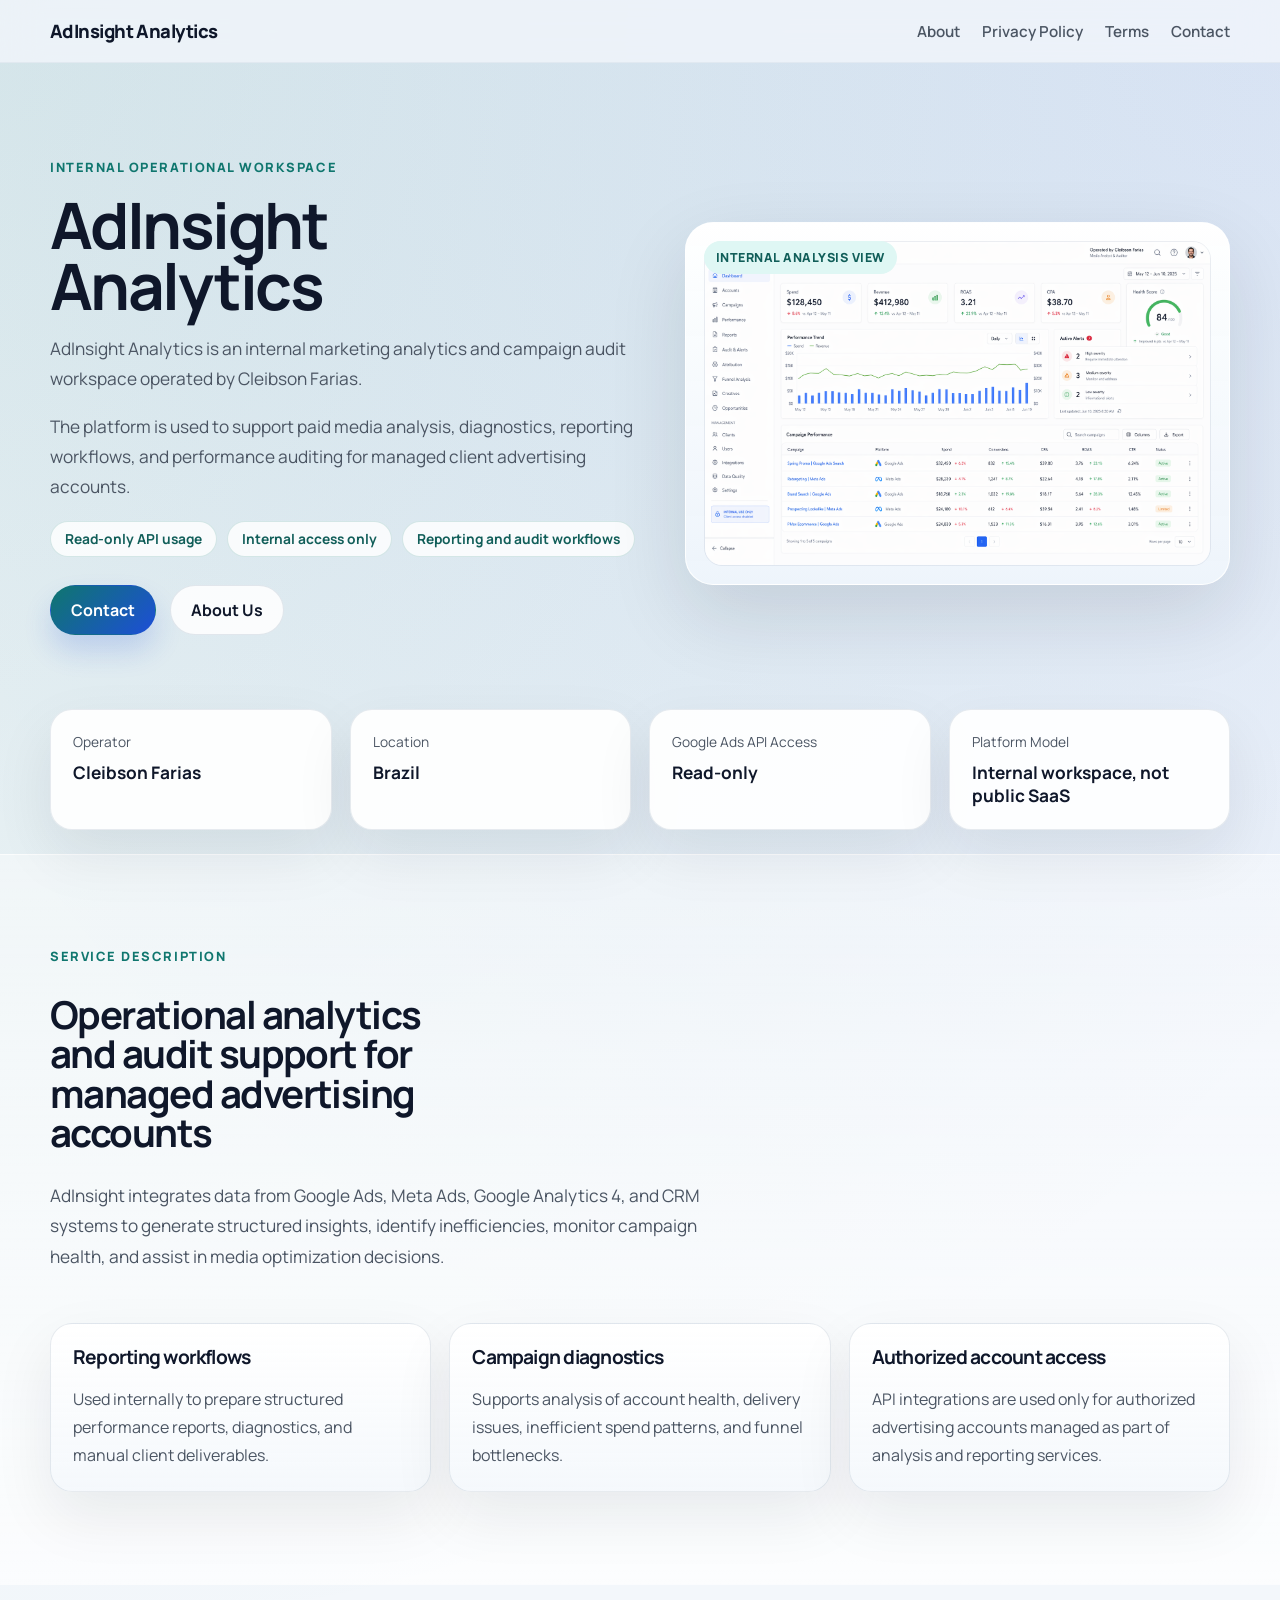
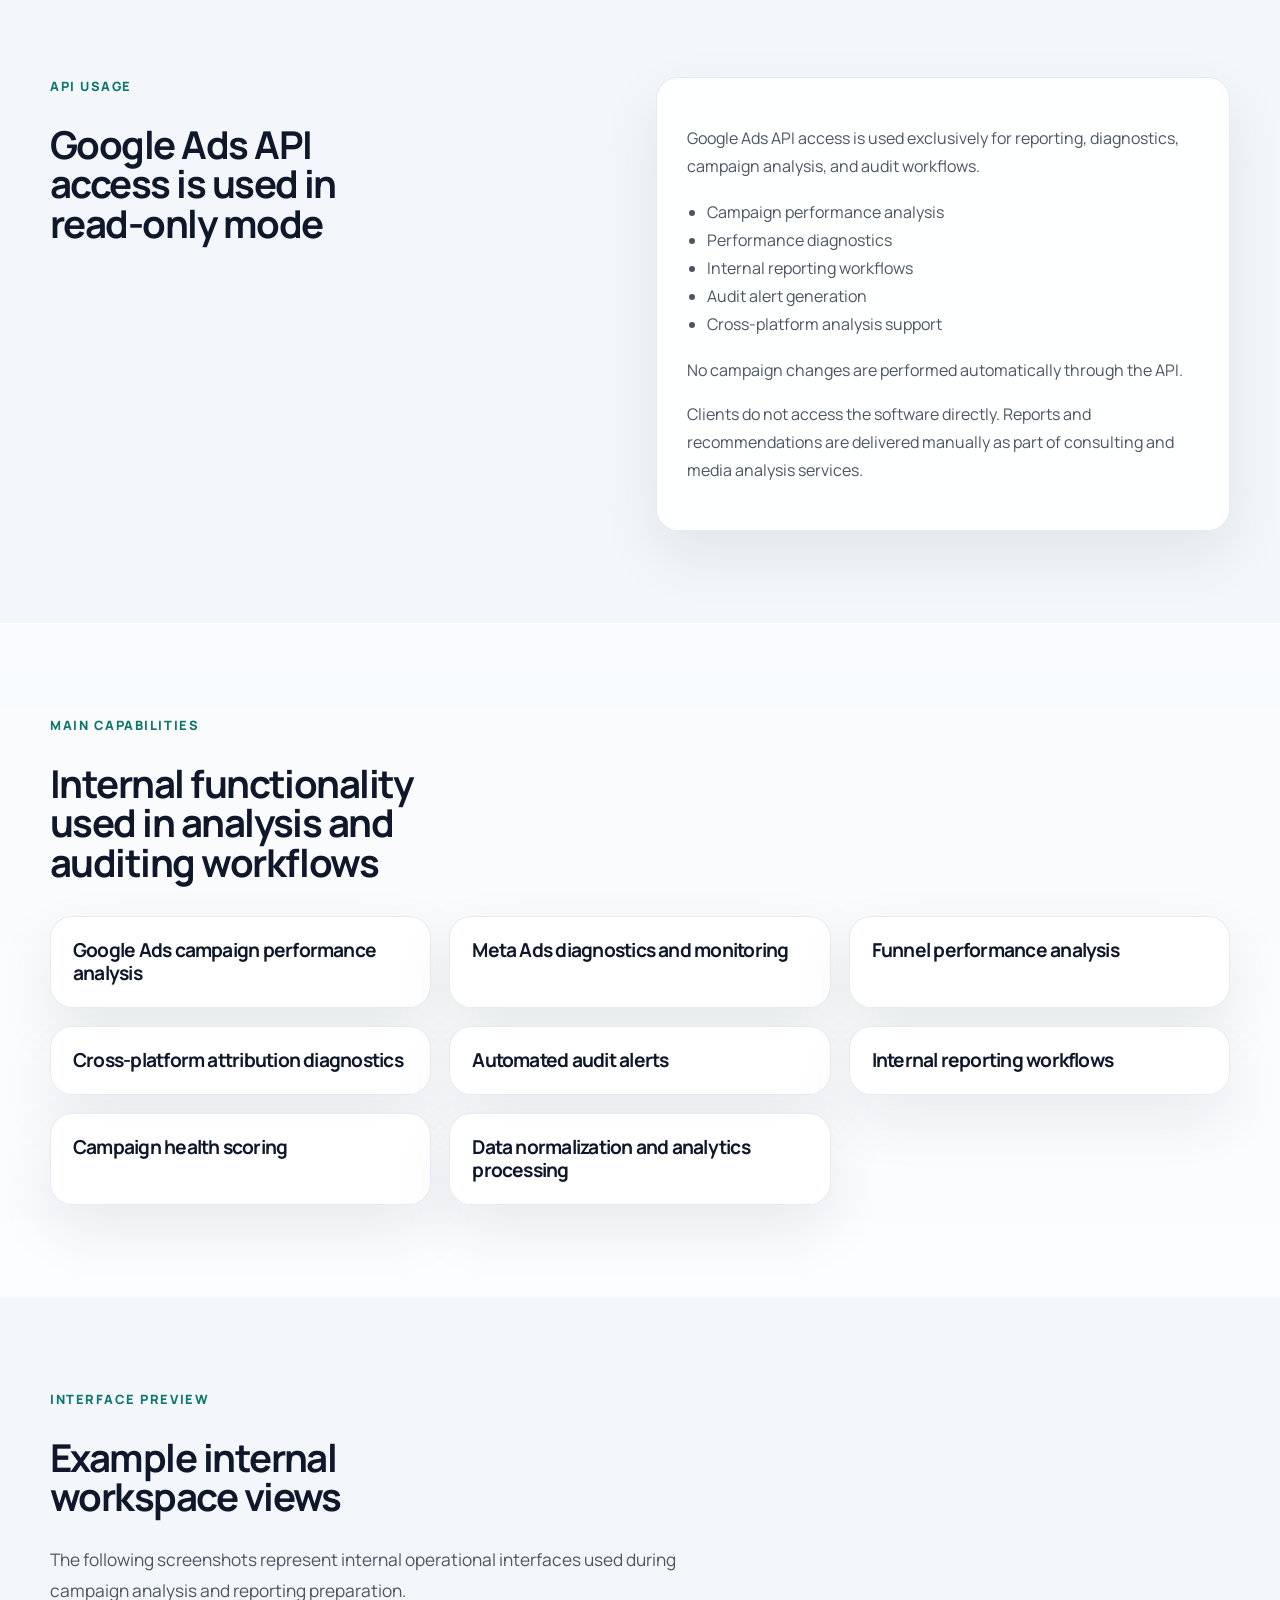
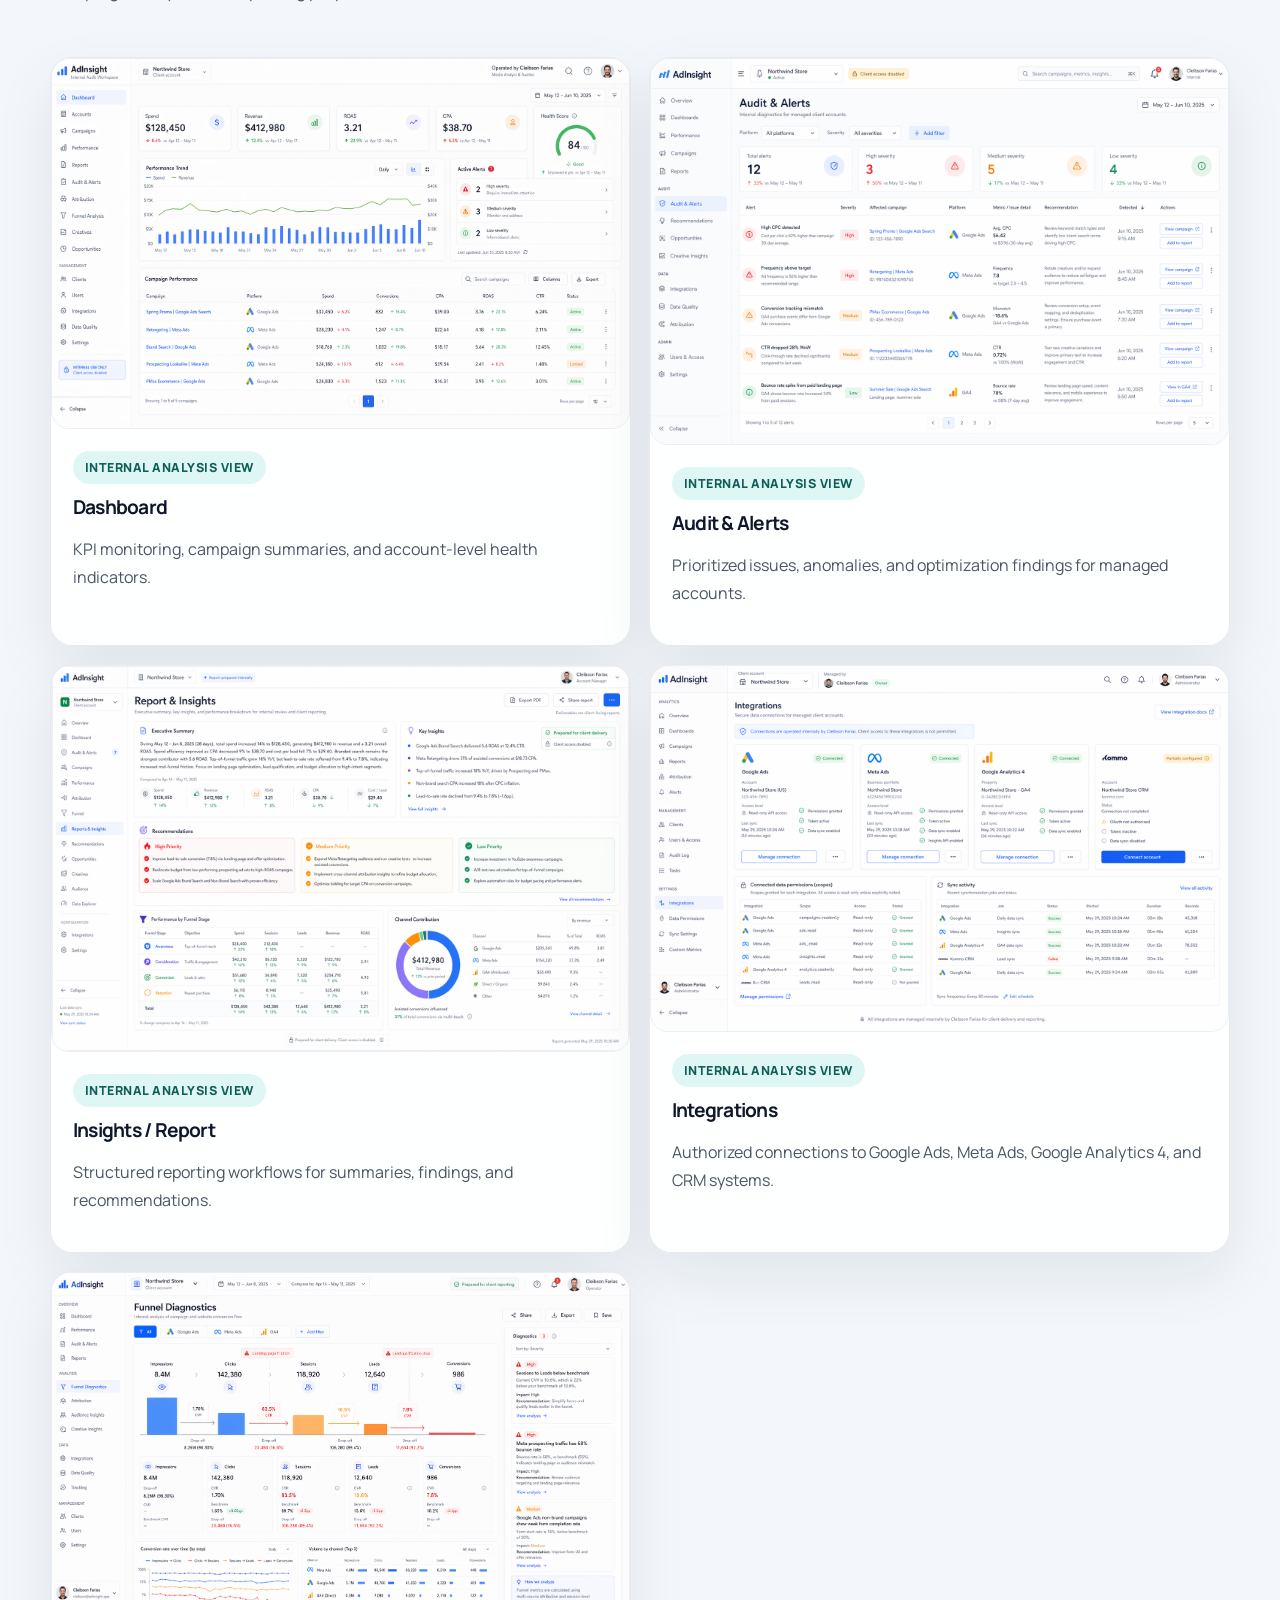
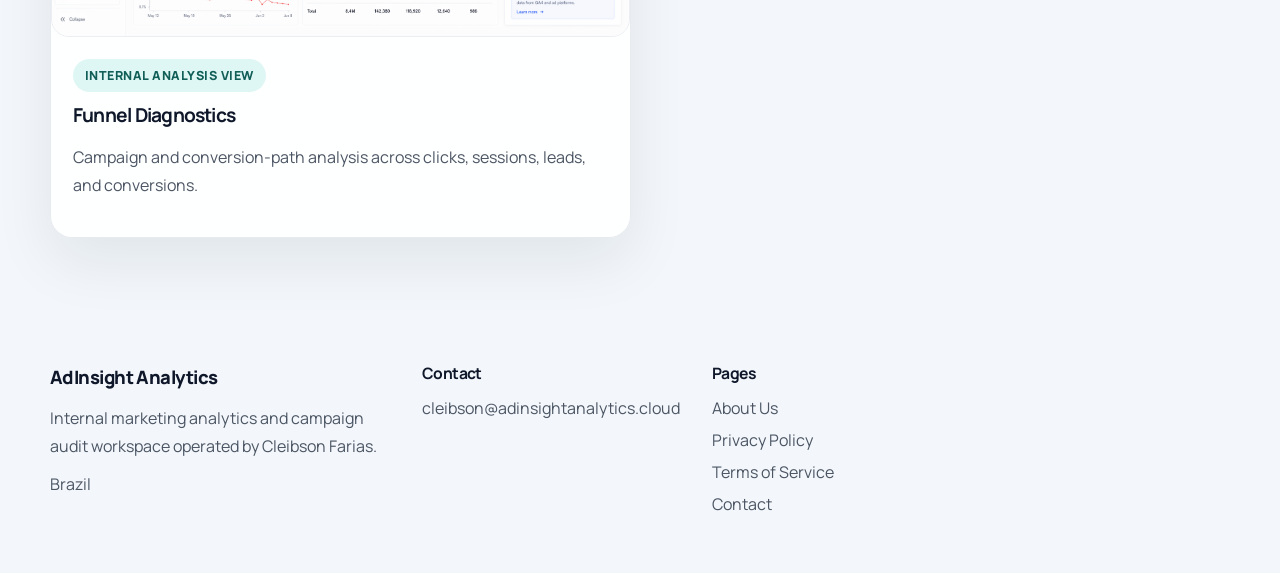
<file: index.html>
<!DOCTYPE html>
<html lang="en">
<head>
    <meta charset="UTF-8">
    <meta name="viewport" content="width=device-width, initial-scale=1.0">
    <title>AdInsight Analytics | Internal Marketing Analytics Workspace</title>
    <meta
        name="description"
        content="AdInsight Analytics is an internal marketing analytics and campaign audit workspace operated by Cleibson Farias for reporting, diagnostics, and performance analysis."
    >
    <meta name="theme-color" content="#f3f7fb">
    <meta property="og:title" content="AdInsight Analytics | Internal Marketing Analytics Workspace">
    <meta property="og:description" content="Internal campaign analytics, reporting, diagnostics, and audit workflows for managed advertising accounts.">
    <meta property="og:type" content="website">
    <meta property="og:url" content="https://adinsightanalytics.cloud/">
    <meta property="og:image" content="https://adinsightanalytics.cloud/images/dashboard.png">
    <link rel="preconnect" href="https://fonts.googleapis.com">
    <link rel="preconnect" href="https://fonts.gstatic.com" crossorigin>
    <link href="https://fonts.googleapis.com/css2?family=Manrope:wght@400;500;600;700;800&display=swap" rel="stylesheet">
    <link rel="stylesheet" href="./site.css">
</head>
<body>
<header class="site-header">
    <div class="container header-inner">
        <a class="brand" href="./">AdInsight Analytics</a>
        <nav class="nav">
            <a href="./about.html">About</a>
            <a href="./privacy-policy.html">Privacy Policy</a>
            <a href="./terms.html">Terms</a>
            <a href="./contact.html">Contact</a>
        </nav>
    </div>
</header>

<main>
    <section class="hero hero-compact">
        <div class="container hero-grid">
            <div class="hero-copy">
                <div class="eyebrow">Internal Operational Workspace</div>
                <h1>AdInsight Analytics</h1>
                <p class="hero-subtitle">
                    AdInsight Analytics is an internal marketing analytics and campaign audit workspace operated by Cleibson Farias.
                </p>
                <p class="hero-subtitle">
                    The platform is used to support paid media analysis, diagnostics, reporting workflows, and performance auditing for managed client advertising accounts.
                </p>
                <div class="hero-tags">
                    <span>Read-only API usage</span>
                    <span>Internal access only</span>
                    <span>Reporting and audit workflows</span>
                </div>
                <div class="hero-cta">
                    <a class="button button-primary" href="./contact.html">Contact</a>
                    <a class="button button-secondary" href="./about.html">About Us</a>
                </div>
            </div>
            <div class="hero-visual">
                <div class="visual-frame">
                    <div class="visual-badge">Internal analysis view</div>
                    <img src="./images/dashboard.png" alt="AdInsight Analytics internal dashboard">
                </div>
            </div>
        </div>
    </section>

    <section class="signals-strip">
        <div class="container signals-grid">
            <article class="signal-card">
                <span>Operator</span>
                <strong>Cleibson Farias</strong>
            </article>
            <article class="signal-card">
                <span>Location</span>
                <strong>Brazil</strong>
            </article>
            <article class="signal-card">
                <span>Google Ads API Access</span>
                <strong>Read-only</strong>
            </article>
            <article class="signal-card">
                <span>Platform Model</span>
                <strong>Internal workspace, not public SaaS</strong>
            </article>
        </div>
    </section>

    <section class="section section-alt">
        <div class="container">
            <div class="section-heading">
                <div class="eyebrow">Service Description</div>
                <h2>Operational analytics and audit support for managed advertising accounts</h2>
                <p>
                    AdInsight integrates data from Google Ads, Meta Ads, Google Analytics 4, and CRM systems to generate structured insights, identify inefficiencies, monitor campaign health, and assist in media optimization decisions.
                </p>
            </div>
            <div class="highlight-grid">
                <article class="highlight-card">
                    <h3>Reporting workflows</h3>
                    <p>Used internally to prepare structured performance reports, diagnostics, and manual client deliverables.</p>
                </article>
                <article class="highlight-card">
                    <h3>Campaign diagnostics</h3>
                    <p>Supports analysis of account health, delivery issues, inefficient spend patterns, and funnel bottlenecks.</p>
                </article>
                <article class="highlight-card">
                    <h3>Authorized account access</h3>
                    <p>API integrations are used only for authorized advertising accounts managed as part of analysis and reporting services.</p>
                </article>
            </div>
        </div>
    </section>

    <section class="section">
        <div class="container split-section">
            <div class="section-heading narrow">
                <div class="eyebrow">API Usage</div>
                <h2>Google Ads API access is used in read-only mode</h2>
            </div>
            <div class="compliance-card">
                <p>Google Ads API access is used exclusively for reporting, diagnostics, campaign analysis, and audit workflows.</p>
                <ul class="check-list">
                    <li>Campaign performance analysis</li>
                    <li>Performance diagnostics</li>
                    <li>Internal reporting workflows</li>
                    <li>Audit alert generation</li>
                    <li>Cross-platform analysis support</li>
                </ul>
                <p>No campaign changes are performed automatically through the API.</p>
                <p>Clients do not access the software directly. Reports and recommendations are delivered manually as part of consulting and media analysis services.</p>
            </div>
        </div>
    </section>

    <section class="section section-alt">
        <div class="container">
            <div class="section-heading">
                <div class="eyebrow">Main Capabilities</div>
                <h2>Internal functionality used in analysis and auditing workflows</h2>
            </div>
            <div class="feature-grid">
                <article class="feature-card"><h3>Google Ads campaign performance analysis</h3></article>
                <article class="feature-card"><h3>Meta Ads diagnostics and monitoring</h3></article>
                <article class="feature-card"><h3>Funnel performance analysis</h3></article>
                <article class="feature-card"><h3>Cross-platform attribution diagnostics</h3></article>
                <article class="feature-card"><h3>Automated audit alerts</h3></article>
                <article class="feature-card"><h3>Internal reporting workflows</h3></article>
                <article class="feature-card"><h3>Campaign health scoring</h3></article>
                <article class="feature-card"><h3>Data normalization and analytics processing</h3></article>
            </div>
        </div>
    </section>

    <section class="section">
        <div class="container">
            <div class="section-heading">
                <div class="eyebrow">Interface Preview</div>
                <h2>Example internal workspace views</h2>
                <p>The following screenshots represent internal operational interfaces used during campaign analysis and reporting preparation.</p>
            </div>
            <div class="preview-grid">
                <article class="preview-card">
                    <img src="./images/dashboard.png" alt="Dashboard screen">
                    <div class="preview-copy"><div class="preview-meta">Internal analysis view</div><h3>Dashboard</h3><p>KPI monitoring, campaign summaries, and account-level health indicators.</p></div>
                </article>
                <article class="preview-card">
                    <img src="./images/alerts.png" alt="Audit alerts screen">
                    <div class="preview-copy"><div class="preview-meta">Internal analysis view</div><h3>Audit &amp; Alerts</h3><p>Prioritized issues, anomalies, and optimization findings for managed accounts.</p></div>
                </article>
                <article class="preview-card">
                    <img src="./images/insights.png" alt="Reporting screen">
                    <div class="preview-copy"><div class="preview-meta">Internal analysis view</div><h3>Insights / Report</h3><p>Structured reporting workflows for summaries, findings, and recommendations.</p></div>
                </article>
                <article class="preview-card">
                    <img src="./images/integrations.png" alt="Integrations screen">
                    <div class="preview-copy"><div class="preview-meta">Internal analysis view</div><h3>Integrations</h3><p>Authorized connections to Google Ads, Meta Ads, Google Analytics 4, and CRM systems.</p></div>
                </article>
                <article class="preview-card">
                    <img src="./images/funnel.png" alt="Funnel diagnostics screen">
                    <div class="preview-copy"><div class="preview-meta">Internal analysis view</div><h3>Funnel Diagnostics</h3><p>Campaign and conversion-path analysis across clicks, sessions, leads, and conversions.</p></div>
                </article>
            </div>
        </div>
    </section>
</main>

<footer class="site-footer">
    <div class="container footer-grid">
        <div>
            <div class="brand footer-brand">AdInsight Analytics</div>
            <p>Internal marketing analytics and campaign audit workspace operated by Cleibson Farias.</p>
            <p>Brazil</p>
        </div>
        <div>
            <h3>Contact</h3>
            <a href="mailto:cleibson@adinsightanalytics.cloud">cleibson@adinsightanalytics.cloud</a>
        </div>
        <div>
            <h3>Pages</h3>
            <a href="./about.html">About Us</a>
            <a href="./privacy-policy.html">Privacy Policy</a>
            <a href="./terms.html">Terms of Service</a>
            <a href="./contact.html">Contact</a>
        </div>
    </div>
</footer>
</body>
</html>
</file>
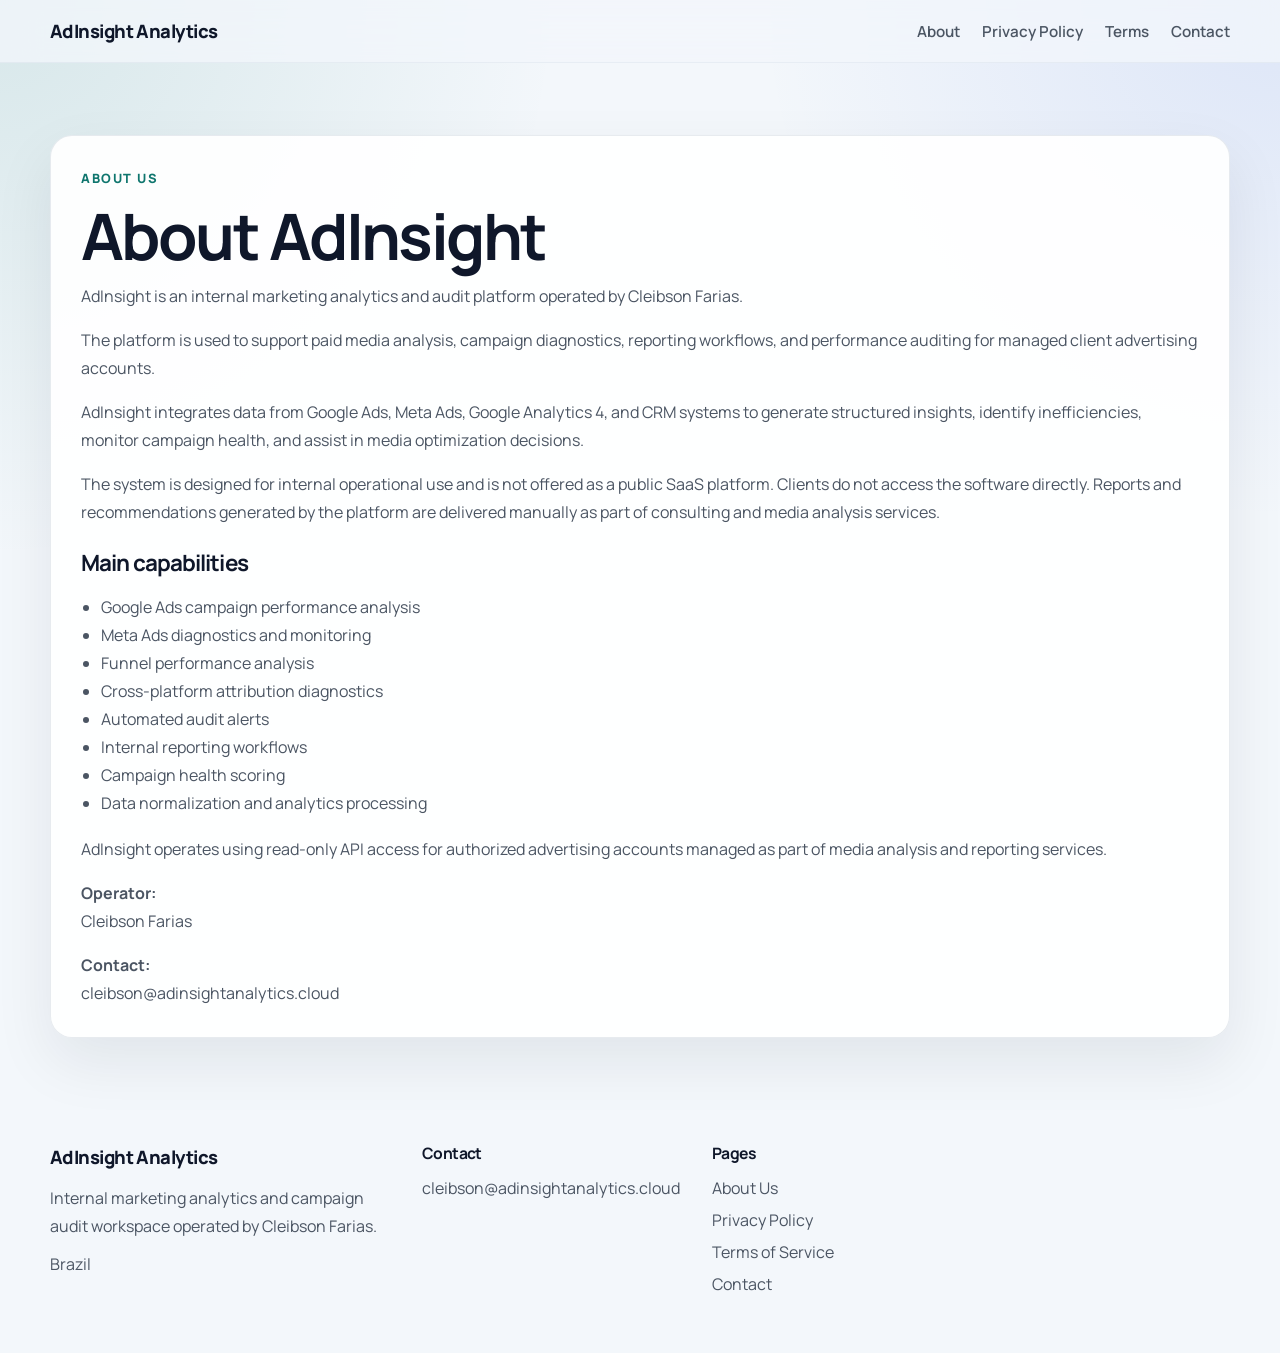
<file: about.html>
<!DOCTYPE html>
<html lang="en">
<head>
    <meta charset="UTF-8">
    <meta name="viewport" content="width=device-width, initial-scale=1.0">
    <title>About | AdInsight Analytics</title>
    <meta name="description" content="About AdInsight Analytics and its internal operational use.">
    <link rel="preconnect" href="https://fonts.googleapis.com">
    <link rel="preconnect" href="https://fonts.gstatic.com" crossorigin>
    <link href="https://fonts.googleapis.com/css2?family=Manrope:wght@400;500;600;700;800&display=swap" rel="stylesheet">
    <link rel="stylesheet" href="./site.css">
</head>
<body>
<header class="site-header">
    <div class="container header-inner">
        <a class="brand" href="./">AdInsight Analytics</a>
        <nav class="nav">
            <a href="./about.html">About</a>
            <a href="./privacy-policy.html">Privacy Policy</a>
            <a href="./terms.html">Terms</a>
            <a href="./contact.html">Contact</a>
        </nav>
    </div>
</header>
<main class="legal-page legal-page-top">
    <div class="container legal-card">
        <div class="eyebrow">About Us</div>
        <h1>About AdInsight</h1>
        <p>AdInsight is an internal marketing analytics and audit platform operated by Cleibson Farias.</p>
        <p>The platform is used to support paid media analysis, campaign diagnostics, reporting workflows, and performance auditing for managed client advertising accounts.</p>
        <p>AdInsight integrates data from Google Ads, Meta Ads, Google Analytics 4, and CRM systems to generate structured insights, identify inefficiencies, monitor campaign health, and assist in media optimization decisions.</p>
        <p>The system is designed for internal operational use and is not offered as a public SaaS platform. Clients do not access the software directly. Reports and recommendations generated by the platform are delivered manually as part of consulting and media analysis services.</p>
        <h2>Main capabilities</h2>
        <ul class="check-list">
            <li>Google Ads campaign performance analysis</li>
            <li>Meta Ads diagnostics and monitoring</li>
            <li>Funnel performance analysis</li>
            <li>Cross-platform attribution diagnostics</li>
            <li>Automated audit alerts</li>
            <li>Internal reporting workflows</li>
            <li>Campaign health scoring</li>
            <li>Data normalization and analytics processing</li>
        </ul>
        <p>AdInsight operates using read-only API access for authorized advertising accounts managed as part of media analysis and reporting services.</p>
        <p><strong>Operator:</strong><br>Cleibson Farias</p>
        <p><strong>Contact:</strong><br><a href="mailto:cleibson@adinsightanalytics.cloud">cleibson@adinsightanalytics.cloud</a></p>
    </div>
</main>
<footer class="site-footer">
    <div class="container footer-grid">
        <div>
            <div class="brand footer-brand">AdInsight Analytics</div>
            <p>Internal marketing analytics and campaign audit workspace operated by Cleibson Farias.</p>
            <p>Brazil</p>
        </div>
        <div>
            <h3>Contact</h3>
            <a href="mailto:cleibson@adinsightanalytics.cloud">cleibson@adinsightanalytics.cloud</a>
        </div>
        <div>
            <h3>Pages</h3>
            <a href="./about.html">About Us</a>
            <a href="./privacy-policy.html">Privacy Policy</a>
            <a href="./terms.html">Terms of Service</a>
            <a href="./contact.html">Contact</a>
        </div>
    </div>
</footer>
</body>
</html>
</file>
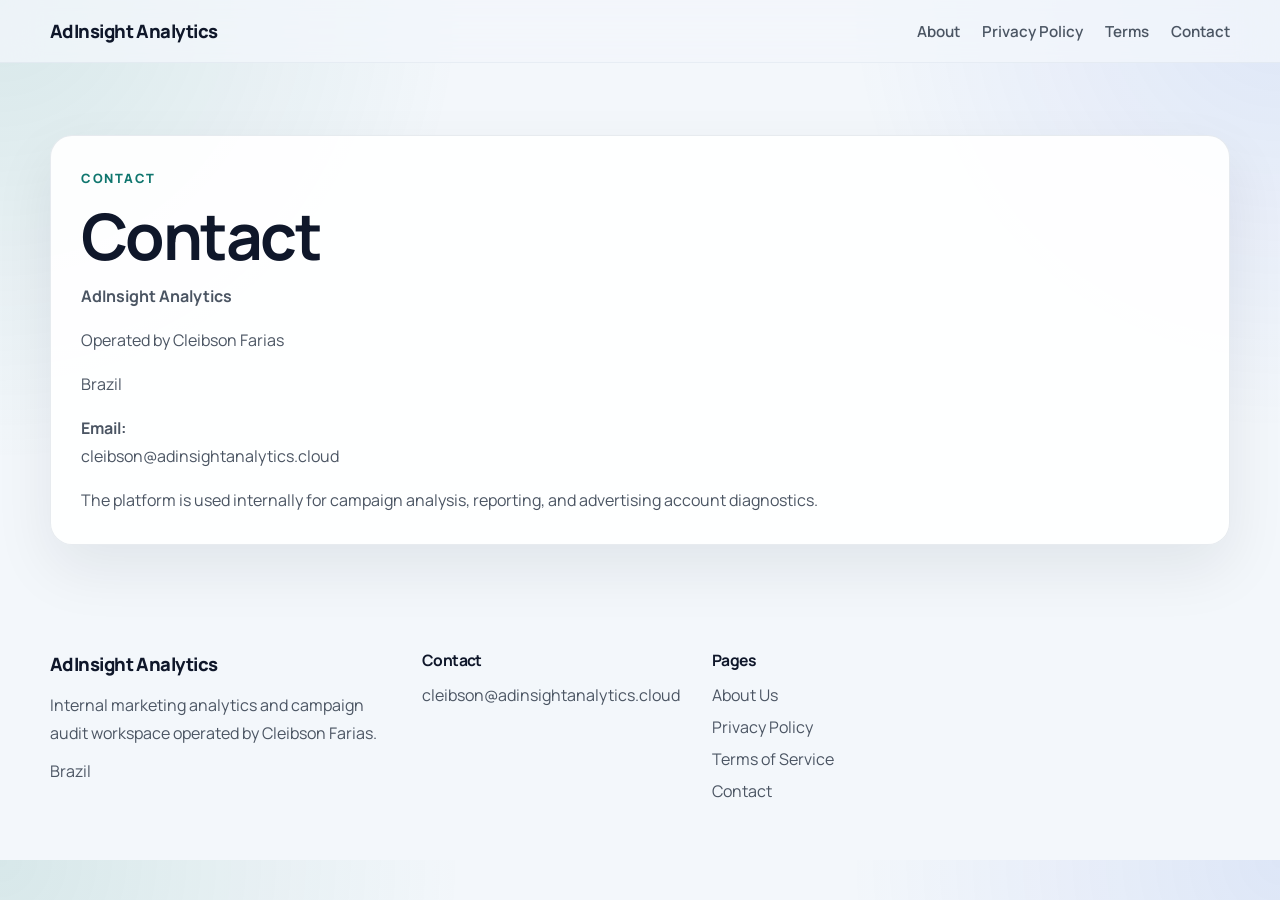
<file: contact.html>
<!DOCTYPE html>
<html lang="en">
<head>
    <meta charset="UTF-8">
    <meta name="viewport" content="width=device-width, initial-scale=1.0">
    <title>Contact | AdInsight Analytics</title>
    <meta name="description" content="Contact information for AdInsight Analytics.">
    <link rel="preconnect" href="https://fonts.googleapis.com">
    <link rel="preconnect" href="https://fonts.gstatic.com" crossorigin>
    <link href="https://fonts.googleapis.com/css2?family=Manrope:wght@400;500;600;700;800&display=swap" rel="stylesheet">
    <link rel="stylesheet" href="./site.css">
</head>
<body>
<header class="site-header">
    <div class="container header-inner">
        <a class="brand" href="./">AdInsight Analytics</a>
        <nav class="nav">
            <a href="./about.html">About</a>
            <a href="./privacy-policy.html">Privacy Policy</a>
            <a href="./terms.html">Terms</a>
            <a href="./contact.html">Contact</a>
        </nav>
    </div>
</header>
<main class="legal-page legal-page-top">
    <div class="container legal-card">
        <div class="eyebrow">Contact</div>
        <h1>Contact</h1>
        <p><strong>AdInsight Analytics</strong></p>
        <p>Operated by Cleibson Farias</p>
        <p>Brazil</p>
        <p><strong>Email:</strong><br><a href="mailto:cleibson@adinsightanalytics.cloud">cleibson@adinsightanalytics.cloud</a></p>
        <p>The platform is used internally for campaign analysis, reporting, and advertising account diagnostics.</p>
    </div>
</main>
<footer class="site-footer">
    <div class="container footer-grid">
        <div>
            <div class="brand footer-brand">AdInsight Analytics</div>
            <p>Internal marketing analytics and campaign audit workspace operated by Cleibson Farias.</p>
            <p>Brazil</p>
        </div>
        <div>
            <h3>Contact</h3>
            <a href="mailto:cleibson@adinsightanalytics.cloud">cleibson@adinsightanalytics.cloud</a>
        </div>
        <div>
            <h3>Pages</h3>
            <a href="./about.html">About Us</a>
            <a href="./privacy-policy.html">Privacy Policy</a>
            <a href="./terms.html">Terms of Service</a>
            <a href="./contact.html">Contact</a>
        </div>
    </div>
</footer>
</body>
</html>
</file>
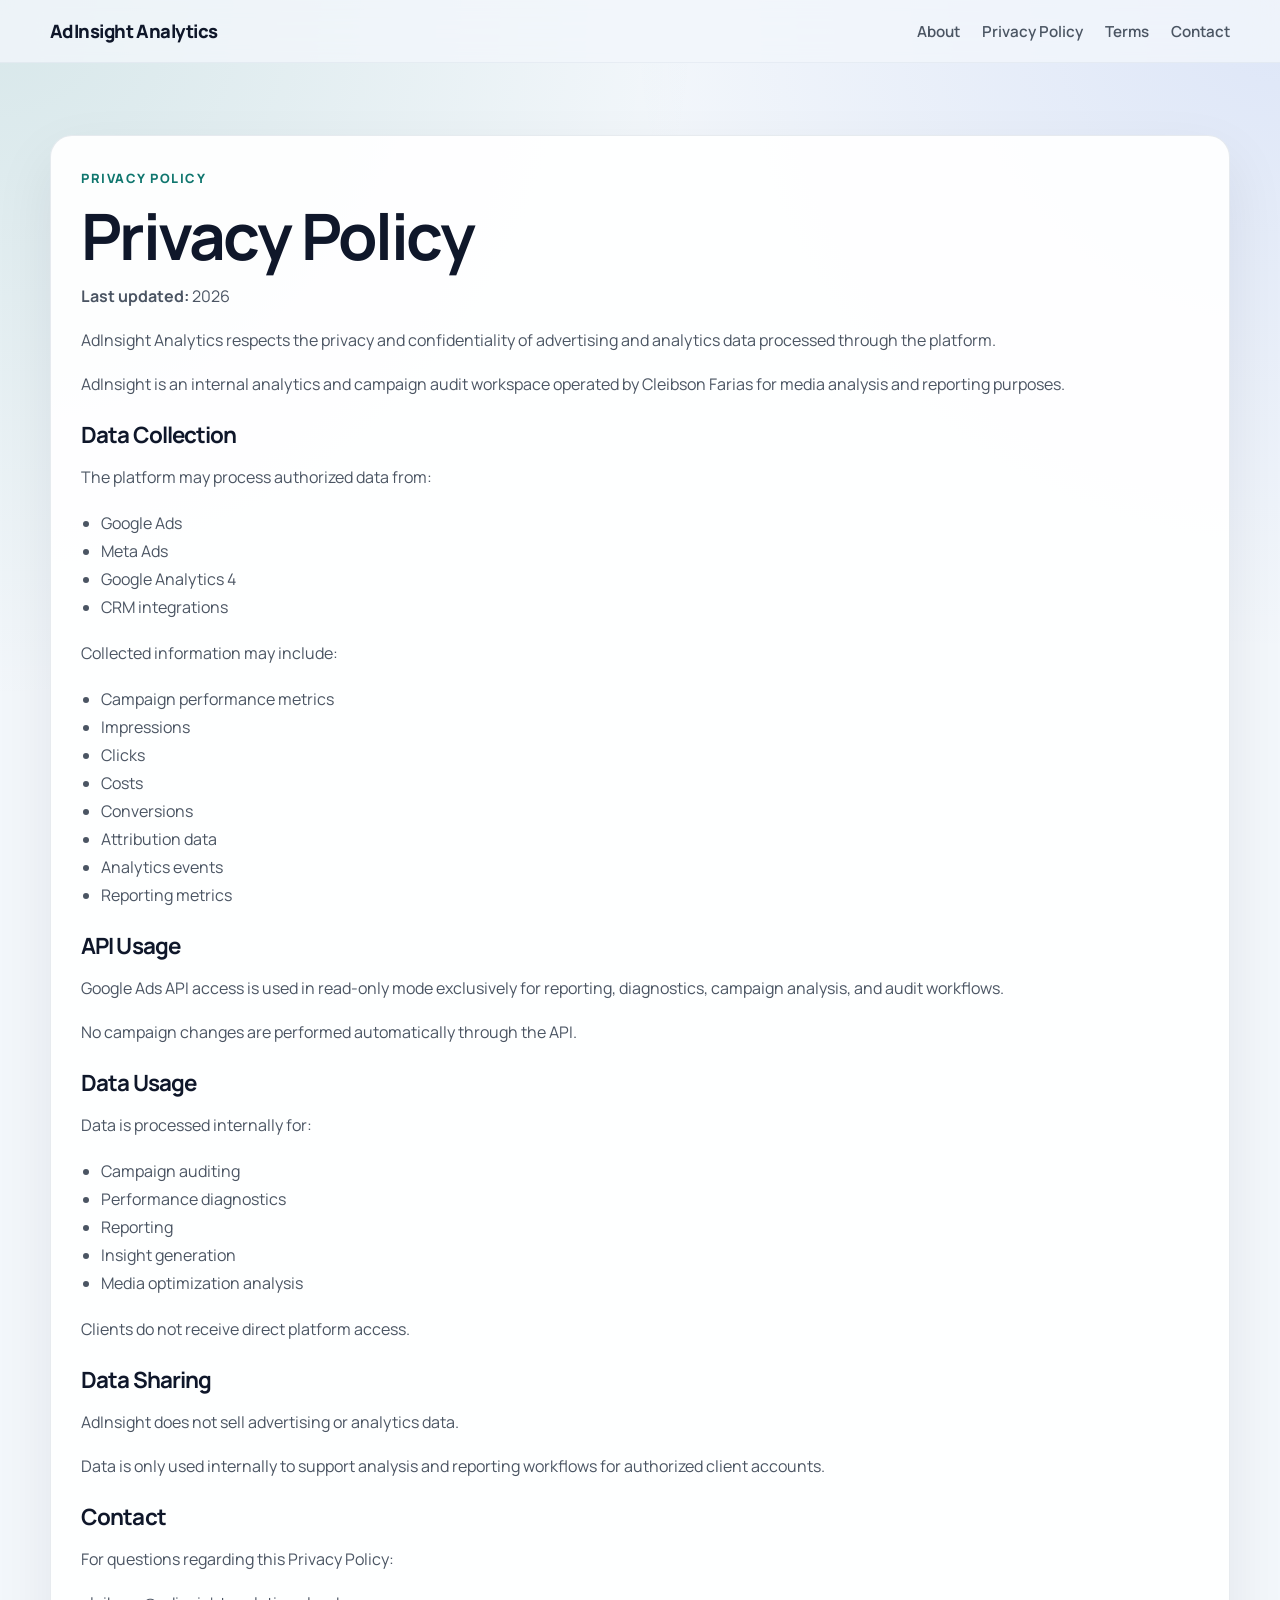
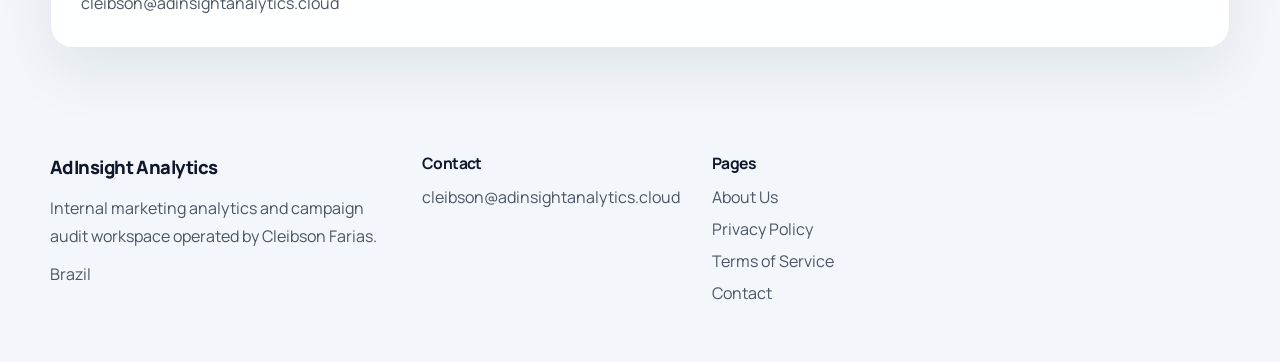
<file: privacy-policy.html>
<!DOCTYPE html>
<html lang="en">
<head>
    <meta charset="UTF-8">
    <meta name="viewport" content="width=device-width, initial-scale=1.0">
    <title>Privacy Policy | AdInsight Analytics</title>
    <meta name="description" content="Privacy Policy for AdInsight Analytics.">
    <link rel="preconnect" href="https://fonts.googleapis.com">
    <link rel="preconnect" href="https://fonts.gstatic.com" crossorigin>
    <link href="https://fonts.googleapis.com/css2?family=Manrope:wght@400;500;600;700;800&display=swap" rel="stylesheet">
    <link rel="stylesheet" href="./site.css">
</head>
<body>
<header class="site-header">
    <div class="container header-inner">
        <a class="brand" href="./">AdInsight Analytics</a>
        <nav class="nav">
            <a href="./about.html">About</a>
            <a href="./privacy-policy.html">Privacy Policy</a>
            <a href="./terms.html">Terms</a>
            <a href="./contact.html">Contact</a>
        </nav>
    </div>
</header>
<main class="legal-page legal-page-top">
    <div class="container legal-card">
        <div class="eyebrow">Privacy Policy</div>
        <h1>Privacy Policy</h1>
        <p><strong>Last updated:</strong> 2026</p>
        <p>AdInsight Analytics respects the privacy and confidentiality of advertising and analytics data processed through the platform.</p>
        <p>AdInsight is an internal analytics and campaign audit workspace operated by Cleibson Farias for media analysis and reporting purposes.</p>
        <h2>Data Collection</h2>
        <p>The platform may process authorized data from:</p>
        <ul class="check-list">
            <li>Google Ads</li>
            <li>Meta Ads</li>
            <li>Google Analytics 4</li>
            <li>CRM integrations</li>
        </ul>
        <p>Collected information may include:</p>
        <ul class="check-list">
            <li>Campaign performance metrics</li>
            <li>Impressions</li>
            <li>Clicks</li>
            <li>Costs</li>
            <li>Conversions</li>
            <li>Attribution data</li>
            <li>Analytics events</li>
            <li>Reporting metrics</li>
        </ul>
        <h2>API Usage</h2>
        <p>Google Ads API access is used in read-only mode exclusively for reporting, diagnostics, campaign analysis, and audit workflows.</p>
        <p>No campaign changes are performed automatically through the API.</p>
        <h2>Data Usage</h2>
        <p>Data is processed internally for:</p>
        <ul class="check-list">
            <li>Campaign auditing</li>
            <li>Performance diagnostics</li>
            <li>Reporting</li>
            <li>Insight generation</li>
            <li>Media optimization analysis</li>
        </ul>
        <p>Clients do not receive direct platform access.</p>
        <h2>Data Sharing</h2>
        <p>AdInsight does not sell advertising or analytics data.</p>
        <p>Data is only used internally to support analysis and reporting workflows for authorized client accounts.</p>
        <h2>Contact</h2>
        <p>For questions regarding this Privacy Policy:</p>
        <p><a href="mailto:cleibson@adinsightanalytics.cloud">cleibson@adinsightanalytics.cloud</a></p>
    </div>
</main>
<footer class="site-footer">
    <div class="container footer-grid">
        <div>
            <div class="brand footer-brand">AdInsight Analytics</div>
            <p>Internal marketing analytics and campaign audit workspace operated by Cleibson Farias.</p>
            <p>Brazil</p>
        </div>
        <div>
            <h3>Contact</h3>
            <a href="mailto:cleibson@adinsightanalytics.cloud">cleibson@adinsightanalytics.cloud</a>
        </div>
        <div>
            <h3>Pages</h3>
            <a href="./about.html">About Us</a>
            <a href="./privacy-policy.html">Privacy Policy</a>
            <a href="./terms.html">Terms of Service</a>
            <a href="./contact.html">Contact</a>
        </div>
    </div>
</footer>
</body>
</html>
</file>
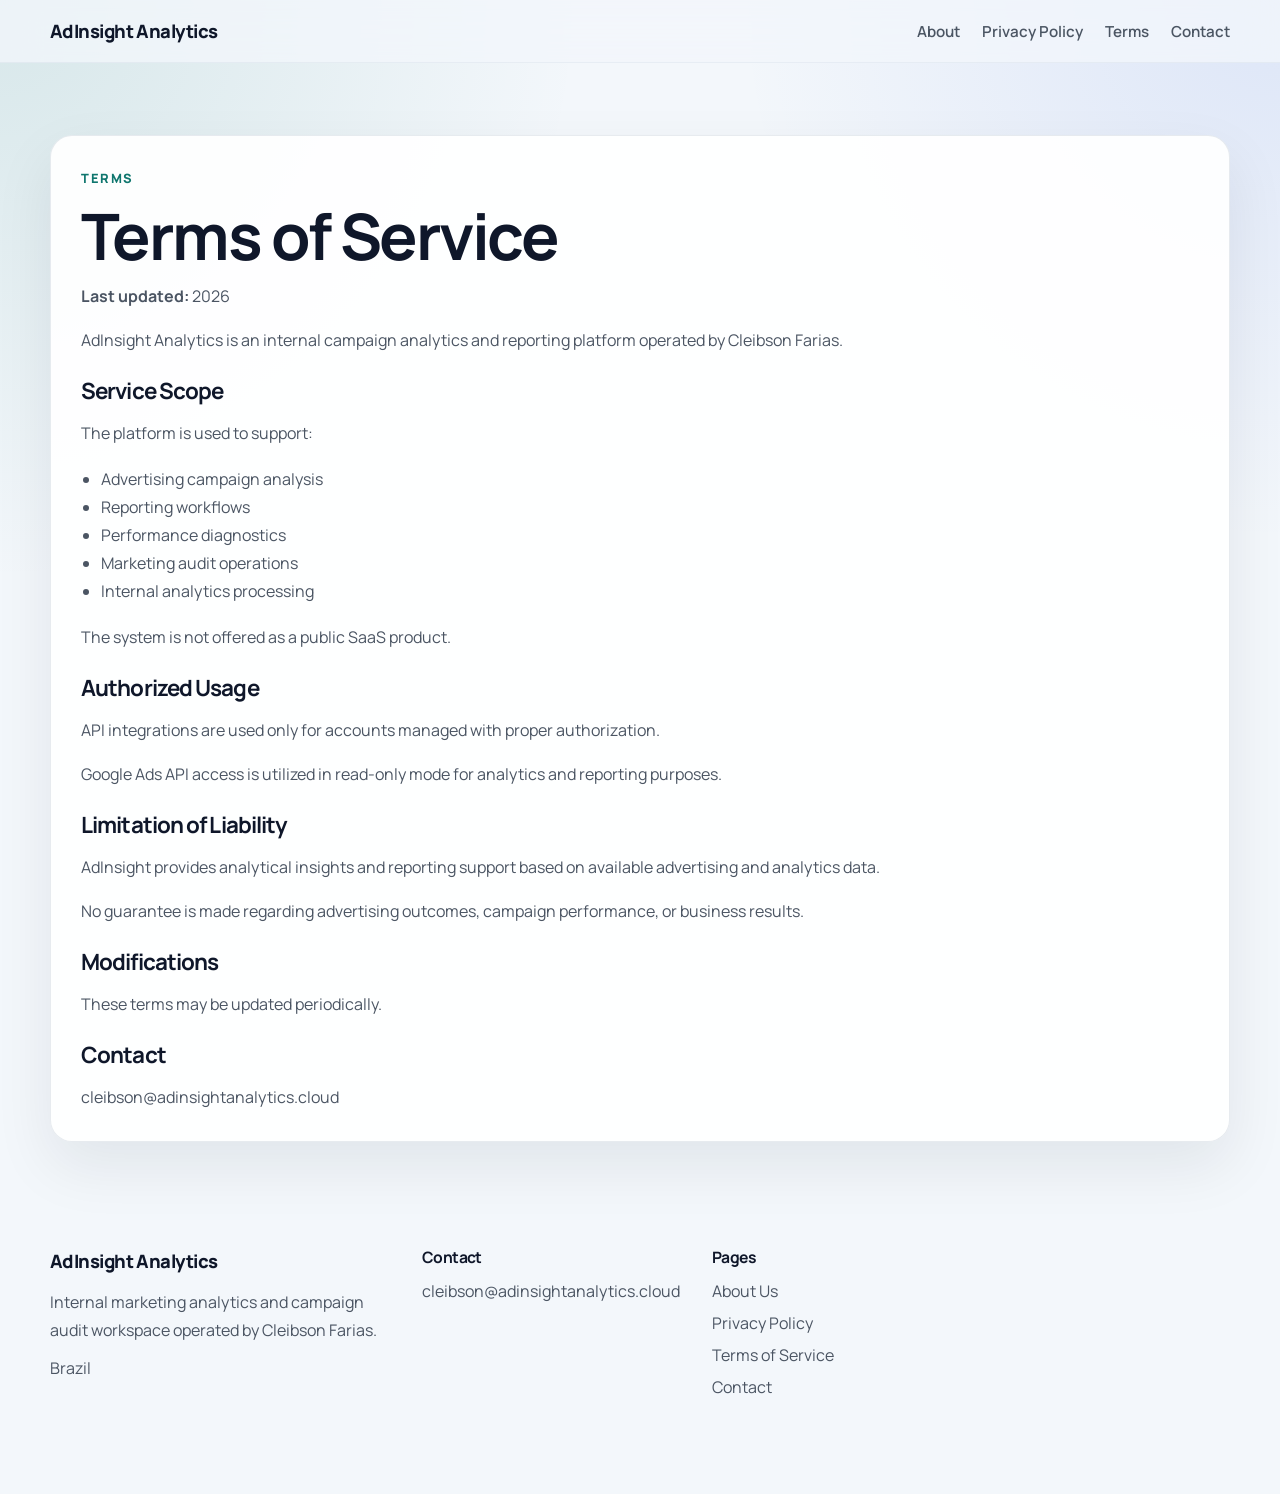
<file: terms-of-service.html>
<!DOCTYPE html>
<html lang="en">
<head>
    <meta charset="UTF-8">
    <meta http-equiv="refresh" content="0; url=./terms.html">
    <meta name="viewport" content="width=device-width, initial-scale=1.0">
    <title>Redirecting | AdInsight Analytics</title>
</head>
<body></body>
</html>
</file>
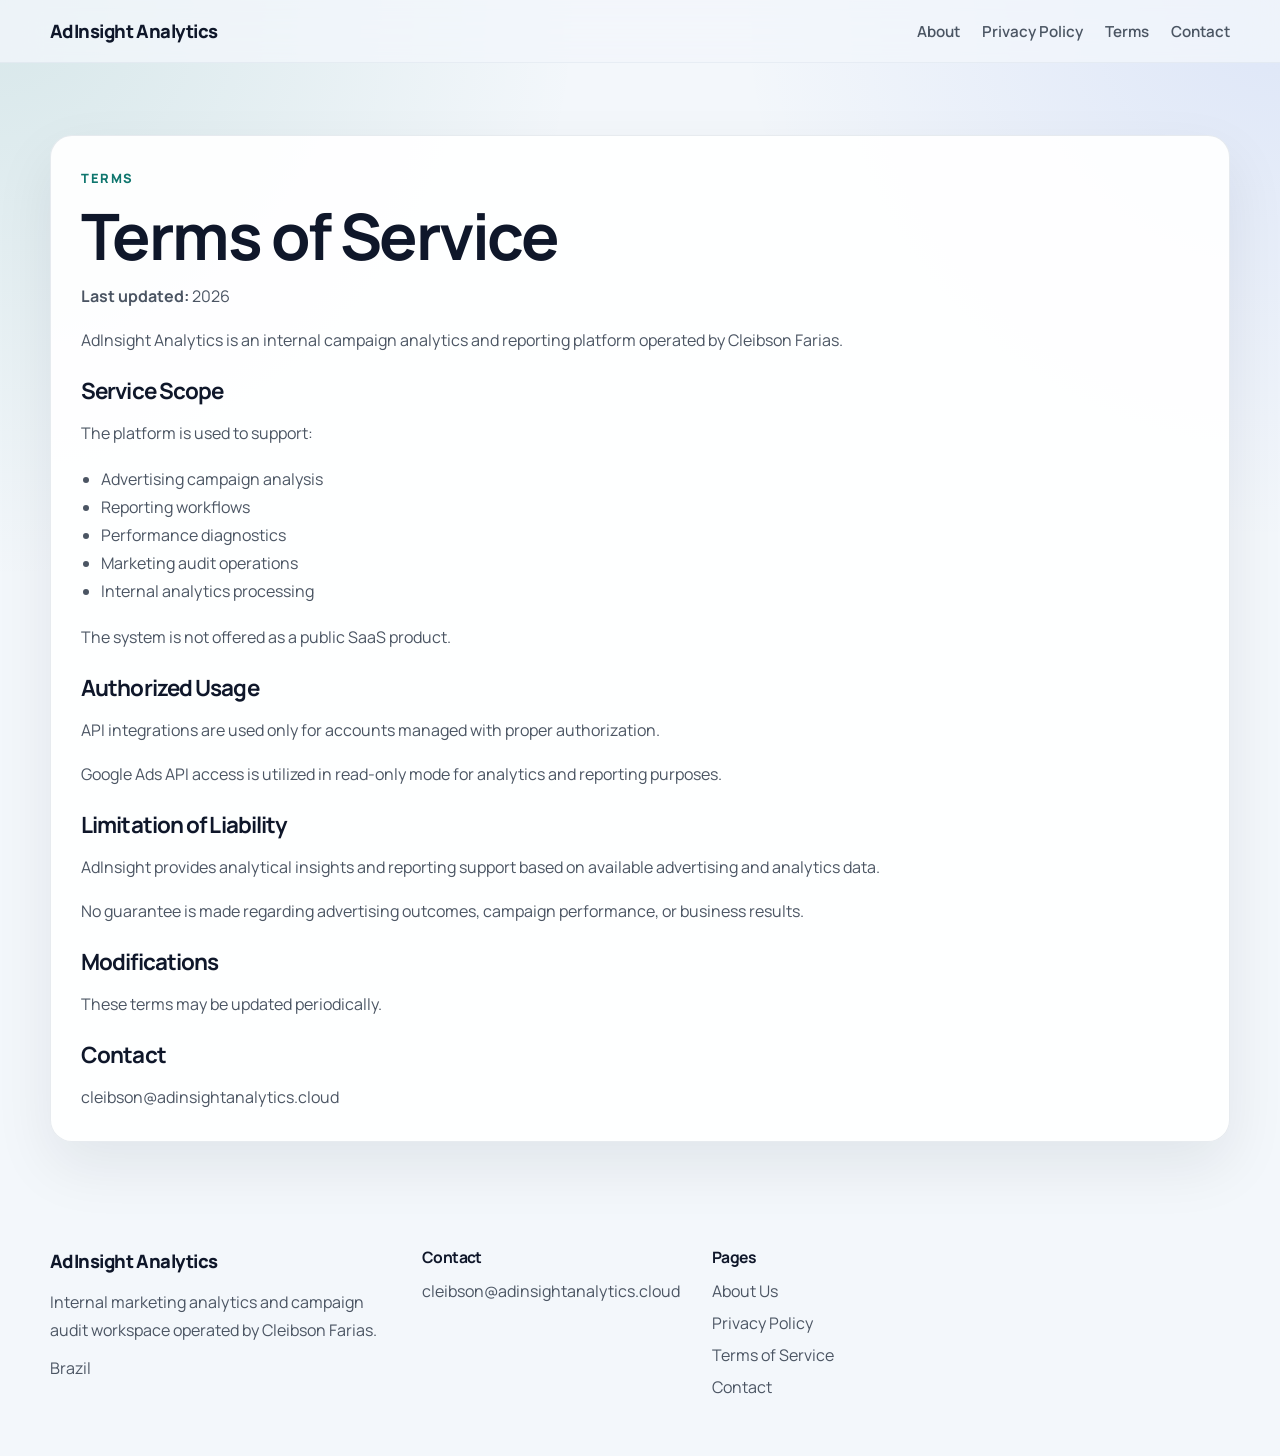
<file: terms.html>
<!DOCTYPE html>
<html lang="en">
<head>
    <meta charset="UTF-8">
    <meta name="viewport" content="width=device-width, initial-scale=1.0">
    <title>Terms of Service | AdInsight Analytics</title>
    <meta name="description" content="Terms of Service for AdInsight Analytics.">
    <link rel="preconnect" href="https://fonts.googleapis.com">
    <link rel="preconnect" href="https://fonts.gstatic.com" crossorigin>
    <link href="https://fonts.googleapis.com/css2?family=Manrope:wght@400;500;600;700;800&display=swap" rel="stylesheet">
    <link rel="stylesheet" href="./site.css">
</head>
<body>
<header class="site-header">
    <div class="container header-inner">
        <a class="brand" href="./">AdInsight Analytics</a>
        <nav class="nav">
            <a href="./about.html">About</a>
            <a href="./privacy-policy.html">Privacy Policy</a>
            <a href="./terms.html">Terms</a>
            <a href="./contact.html">Contact</a>
        </nav>
    </div>
</header>
<main class="legal-page legal-page-top">
    <div class="container legal-card">
        <div class="eyebrow">Terms</div>
        <h1>Terms of Service</h1>
        <p><strong>Last updated:</strong> 2026</p>
        <p>AdInsight Analytics is an internal campaign analytics and reporting platform operated by Cleibson Farias.</p>
        <h2>Service Scope</h2>
        <p>The platform is used to support:</p>
        <ul class="check-list">
            <li>Advertising campaign analysis</li>
            <li>Reporting workflows</li>
            <li>Performance diagnostics</li>
            <li>Marketing audit operations</li>
            <li>Internal analytics processing</li>
        </ul>
        <p>The system is not offered as a public SaaS product.</p>
        <h2>Authorized Usage</h2>
        <p>API integrations are used only for accounts managed with proper authorization.</p>
        <p>Google Ads API access is utilized in read-only mode for analytics and reporting purposes.</p>
        <h2>Limitation of Liability</h2>
        <p>AdInsight provides analytical insights and reporting support based on available advertising and analytics data.</p>
        <p>No guarantee is made regarding advertising outcomes, campaign performance, or business results.</p>
        <h2>Modifications</h2>
        <p>These terms may be updated periodically.</p>
        <h2>Contact</h2>
        <p><a href="mailto:cleibson@adinsightanalytics.cloud">cleibson@adinsightanalytics.cloud</a></p>
    </div>
</main>
<footer class="site-footer">
    <div class="container footer-grid">
        <div>
            <div class="brand footer-brand">AdInsight Analytics</div>
            <p>Internal marketing analytics and campaign audit workspace operated by Cleibson Farias.</p>
            <p>Brazil</p>
        </div>
        <div>
            <h3>Contact</h3>
            <a href="mailto:cleibson@adinsightanalytics.cloud">cleibson@adinsightanalytics.cloud</a>
        </div>
        <div>
            <h3>Pages</h3>
            <a href="./about.html">About Us</a>
            <a href="./privacy-policy.html">Privacy Policy</a>
            <a href="./terms.html">Terms of Service</a>
            <a href="./contact.html">Contact</a>
        </div>
    </div>
</footer>
</body>
</html>
</file>
<file: site.css>
:root {
    --bg: #f3f7fb;
    --surface: rgba(255, 255, 255, 0.92);
    --text: #0f172a;
    --muted: #4b5563;
    --border: rgba(148, 163, 184, 0.22);
    --accent: #0f766e;
    --accent-dark: #115e59;
    --accent-soft: #dff7f4;
    --secondary: #1d4ed8;
    --shadow: 0 24px 60px rgba(15, 23, 42, 0.08);
    --radius-xl: 28px;
    --radius-lg: 22px;
    --container: 1180px;
}

* { box-sizing: border-box; }
html { scroll-behavior: smooth; }
body {
    margin: 0;
    font-family: "Manrope", sans-serif;
    color: var(--text);
    background:
        radial-gradient(circle at top left, rgba(15, 118, 110, 0.12), transparent 30%),
        radial-gradient(circle at top right, rgba(29, 78, 216, 0.1), transparent 28%),
        var(--bg);
}
a { color: inherit; text-decoration: none; }
img { display: block; width: 100%; }
.container { width: min(calc(100% - 40px), var(--container)); margin: 0 auto; }
.site-header {
    position: sticky; top: 0; z-index: 20; backdrop-filter: blur(18px);
    background: rgba(243, 247, 251, 0.78); border-bottom: 1px solid rgba(148, 163, 184, 0.12);
}
.header-inner { display: flex; align-items: center; justify-content: space-between; padding: 18px 0; gap: 24px; }
.brand { font-size: 1.15rem; font-weight: 800; letter-spacing: -0.03em; }
.nav { display: flex; align-items: center; gap: 22px; flex-wrap: wrap; }
.nav a { color: var(--muted); font-size: 0.95rem; font-weight: 600; }
.nav-cta { color: var(--text) !important; }
.hero, .section { padding: 92px 0; }
.hero-compact { padding-bottom: 56px; }
.section-alt {
    background: linear-gradient(180deg, rgba(255, 255, 255, 0.42), rgba(255, 255, 255, 0.72));
    border-top: 1px solid rgba(255, 255, 255, 0.52);
    border-bottom: 1px solid rgba(255, 255, 255, 0.52);
}
.hero-grid, .split-section, .service-grid, .footer-grid { display: grid; gap: 32px; }
.hero-grid { grid-template-columns: 1.05fr 0.95fr; align-items: center; }
.eyebrow {
    display: inline-flex; align-items: center; gap: 8px; font-size: 0.8rem; font-weight: 800;
    text-transform: uppercase; letter-spacing: 0.12em; color: var(--accent); margin-bottom: 18px;
}
h1, h2, h3 { margin: 0; letter-spacing: -0.04em; }
h1 { font-size: clamp(2.9rem, 5vw, 4.8rem); line-height: 0.96; max-width: 12ch; }
h2 { font-size: clamp(2rem, 3vw, 3rem); line-height: 1.02; max-width: 15ch; }
h3 { font-size: 1.2rem; line-height: 1.2; }
p, li { color: var(--muted); line-height: 1.75; font-size: 1rem; }
.hero-subtitle, .section-heading p { font-size: 1.08rem; max-width: 64ch; }
.hero-cta { display: flex; gap: 14px; flex-wrap: wrap; margin: 28px 0 18px; }
.button {
    display: inline-flex; align-items: center; justify-content: center; min-height: 50px; padding: 0 20px;
    border-radius: 999px; border: 1px solid transparent; font-weight: 700;
    transition: transform 160ms ease, box-shadow 160ms ease, background 160ms ease;
}
.button:hover { transform: translateY(-1px); }
.button-primary {
    color: #fff; background: linear-gradient(135deg, var(--accent), var(--secondary));
    box-shadow: 0 16px 28px rgba(29, 78, 216, 0.18);
}
.button-secondary { background: rgba(255, 255, 255, 0.86); border-color: rgba(148, 163, 184, 0.25); }
.hero-note { max-width: 58ch; }
.hero-tags, .compliance-badges { display: flex; gap: 10px; flex-wrap: wrap; }
.hero-tags { margin-top: 18px; }
.hero-tags span, .compliance-badges span {
    display: inline-flex; align-items: center; min-height: 36px; padding: 0 14px; border-radius: 999px;
    border: 1px solid rgba(15, 118, 110, 0.16); background: rgba(255, 255, 255, 0.82);
    color: var(--accent-dark); font-size: 0.86rem; font-weight: 700;
}
.hero-metrics, .steps-grid, .feature-grid, .preview-grid, .integration-list, .signals-grid, .highlight-grid, .deliverables-grid {
    display: grid; gap: 18px;
}
.hero-metrics { grid-template-columns: repeat(2, minmax(0, 1fr)); margin-top: 28px; }
.metric-card, .signal-card, .step-card, .feature-card, .preview-card, .integration-card, .highlight-card, .deliverable-card, .service-card, .compliance-card, .final-cta-card, .legal-card {
    background: var(--surface); border: 1px solid var(--border); border-radius: var(--radius-lg); box-shadow: var(--shadow);
}
.metric-card, .signal-card, .step-card, .feature-card, .integration-card, .highlight-card, .deliverable-card { padding: 22px; }
.metric-card span, .signal-card span { display: block; font-size: 0.86rem; color: var(--muted); margin-bottom: 10px; }
.metric-card strong { font-size: 1.55rem; letter-spacing: -0.04em; }
.signals-strip { padding: 0 0 24px; }
.signals-grid { grid-template-columns: repeat(4, minmax(0, 1fr)); }
.signal-card strong { font-size: 1.08rem; line-height: 1.35; }
.visual-frame {
    position: relative; padding: 18px; background: linear-gradient(180deg, rgba(255, 255, 255, 0.98), rgba(238, 245, 251, 0.95));
    border-radius: var(--radius-xl); border: 1px solid rgba(255, 255, 255, 0.9); box-shadow: 0 30px 80px rgba(15, 23, 42, 0.12);
}
.visual-frame img, .preview-card img { border-radius: 18px; border: 1px solid rgba(148, 163, 184, 0.18); }
.visual-badge, .preview-meta {
    display: inline-flex; width: fit-content; padding: 8px 12px; border-radius: 999px; background: var(--accent-soft);
    color: var(--accent-dark); font-size: 0.78rem; font-weight: 800; letter-spacing: 0.04em; text-transform: uppercase;
}
.visual-badge { position: absolute; top: 18px; left: 18px; }
.section-heading { display: grid; gap: 12px; margin-bottom: 34px; }
.narrow { margin-bottom: 0; }
.steps-grid { grid-template-columns: repeat(5, minmax(0, 1fr)); }
.step-number {
    display: inline-flex; margin-bottom: 16px; color: var(--secondary); font-size: 0.82rem; font-weight: 800; letter-spacing: 0.1em;
}
.split-section, .service-grid { grid-template-columns: repeat(2, minmax(0, 1fr)); align-items: start; }
.compliance-card, .service-card, .final-cta-card, .legal-card { padding: 30px; }
.check-list { margin: 18px 0; padding-left: 20px; }
.highlight-grid, .feature-grid, .deliverables-grid { grid-template-columns: repeat(3, minmax(0, 1fr)); }
.highlight-card, .deliverable-card {
    background: linear-gradient(180deg, rgba(255, 255, 255, 0.98), rgba(244, 248, 252, 0.9));
}
.highlight-card p, .deliverable-card p, .integration-card p { margin-bottom: 0; }
.preview-grid, .integration-list { grid-template-columns: repeat(2, minmax(0, 1fr)); }
.preview-card { overflow: hidden; }
.preview-copy { padding: 22px; }
.preview-copy h3 { margin: 12px 0 10px; }
.service-card-primary { background: linear-gradient(135deg, rgba(15, 118, 110, 0.1), rgba(29, 78, 216, 0.08)), var(--surface); }
.final-cta { padding-top: 24px; }
.final-cta-card { display: flex; align-items: center; justify-content: space-between; gap: 28px; }
.site-footer { padding: 34px 0 48px; }
.footer-grid { grid-template-columns: 1.4fr 1fr 1fr 1fr; align-items: start; }
.footer-grid h3 { font-size: 0.98rem; margin-bottom: 14px; }
.footer-grid a, .footer-grid p { display: block; margin: 0 0 10px; color: var(--muted); }
.footer-brand { margin-bottom: 14px; }
.legal-page { min-height: 100vh; display: grid; place-items: center; padding: 40px 0; }
.legal-page-top { min-height: auto; place-items: start; padding: 72px 0; }
.legal-back { display: inline-flex; margin-bottom: 18px; font-weight: 700; color: var(--secondary); }
.legal-card h2 { margin-top: 26px; margin-bottom: 10px; font-size: 1.4rem; max-width: none; }
.legal-card p:last-child { margin-bottom: 0; }
@media (max-width: 1100px) {
    .hero-grid, .split-section, .service-grid, .footer-grid, .preview-grid, .feature-grid, .steps-grid, .integration-list, .signals-grid, .highlight-grid, .deliverables-grid {
        grid-template-columns: 1fr;
    }
    .hero-visual { order: -1; }
    .final-cta-card { flex-direction: column; align-items: flex-start; }
}
@media (max-width: 720px) {
    .container { width: min(calc(100% - 24px), var(--container)); }
    .site-header { position: static; }
    .header-inner, .nav { flex-direction: column; align-items: flex-start; }
    .hero, .section { padding: 64px 0; }
    .hero-compact { padding-bottom: 36px; }
    .hero-metrics { grid-template-columns: 1fr; }
    .visual-badge { position: static; margin-bottom: 12px; }
    .compliance-card, .service-card, .final-cta-card, .legal-card { padding: 22px; }
    .legal-page-top { padding: 44px 0; }
}
</file>
